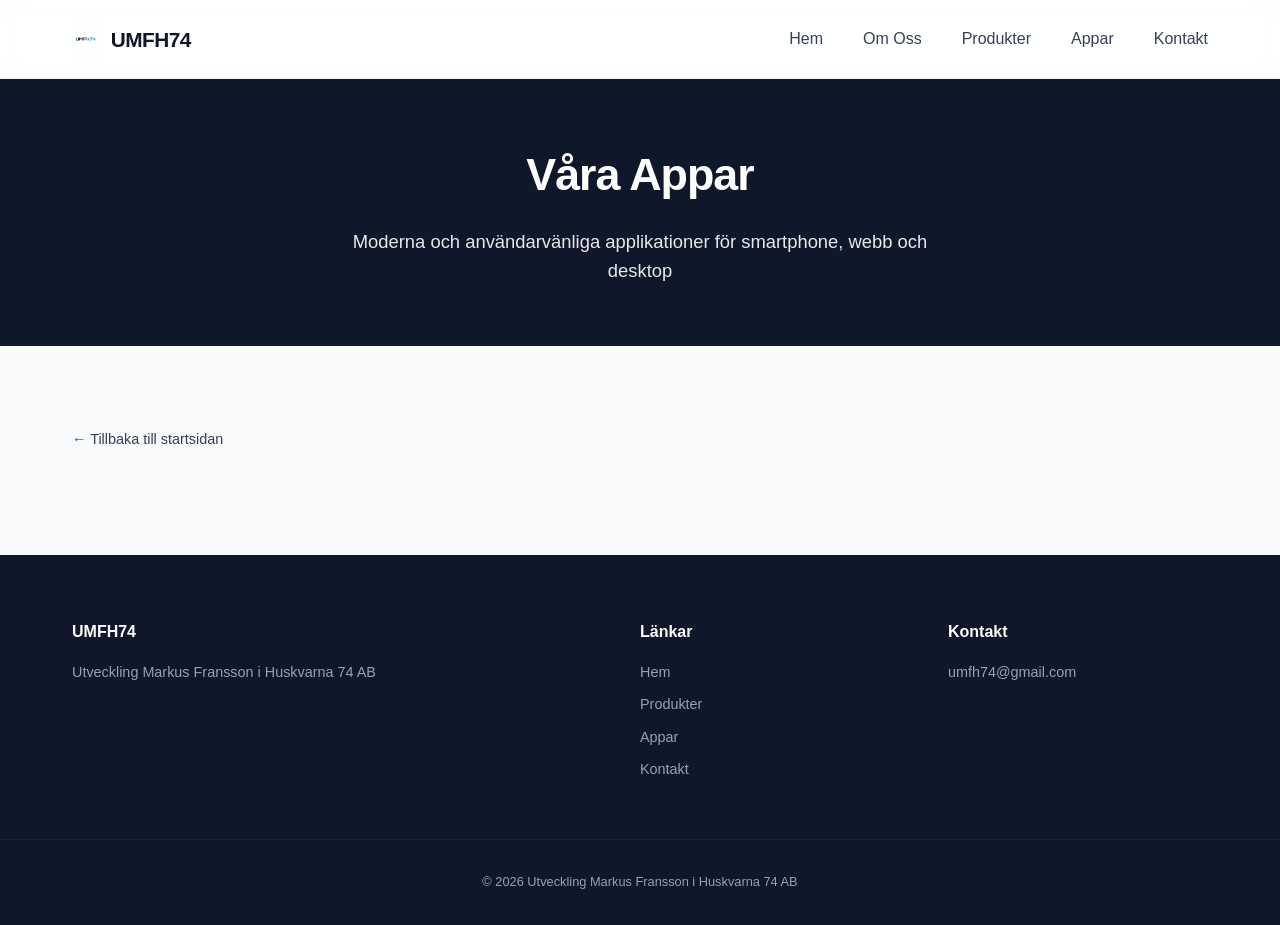
<file: appar.html>
<!DOCTYPE html>
<html lang="sv">
<head>
    <meta charset="UTF-8">
    <meta name="viewport" content="width=device-width, initial-scale=1.0">
    <title>Appar - UMFH74</title>
    <link rel="stylesheet" href="style.css">
</head>
<body>
    <header>
        <nav>
            <div class="logo">
                <img src="./attachments/UMFH74Logo.jpg" alt="UMFH74 Logo">
                <div class="logo-text">UMFH74</div>
            </div>
            <ul class="nav-links">
                <li><a href="index.html">Hem</a></li>
                <li><a href="index.html#om">Om Oss</a></li>
                <li><a href="produkter.html">Produkter</a></li>
                <li><a href="appar.html">Appar</a></li>
                <li><a href="kontakt.html">Kontakt</a></li>
            </ul>
        </nav>
    </header>

    <div class="hero-small">
        <div class="container">
            <h1>Våra Appar</h1>
            <p>Moderna och användarvänliga applikationer för smartphone, webb och desktop</p>
        </div>
    </div>

    <section class="section">
        <div class="container">
            <a href="index.html" class="back-btn">← Tillbaka till startsidan</a>
            
            <div class="grid">

            </div>
        </div>
    </section>

    <footer>
        <div class="footer-content container">
            <div class="footer-col">
                <h3>UMFH74</h3>
                <p>Utveckling Markus Fransson i Huskvarna 74 AB</p>
            </div>
            <div class="footer-col">
                <h3>Länkar</h3>
                <a href="index.html">Hem</a>
                <a href="produkter.html">Produkter</a>
                <a href="appar.html">Appar</a>
                <a href="kontakt.html">Kontakt</a>
            </div>
            <div class="footer-col">
                <h3>Kontakt</h3>
                <p><a href="mailto:umfh74@gmail.com">umfh74@gmail.com</a></p>
            </div>
        </div>
        <div class="footer-bottom">
            &copy; 2026 Utveckling Markus Fransson i Huskvarna 74 AB
        </div>
    </footer>
</body>
</html>
</file>
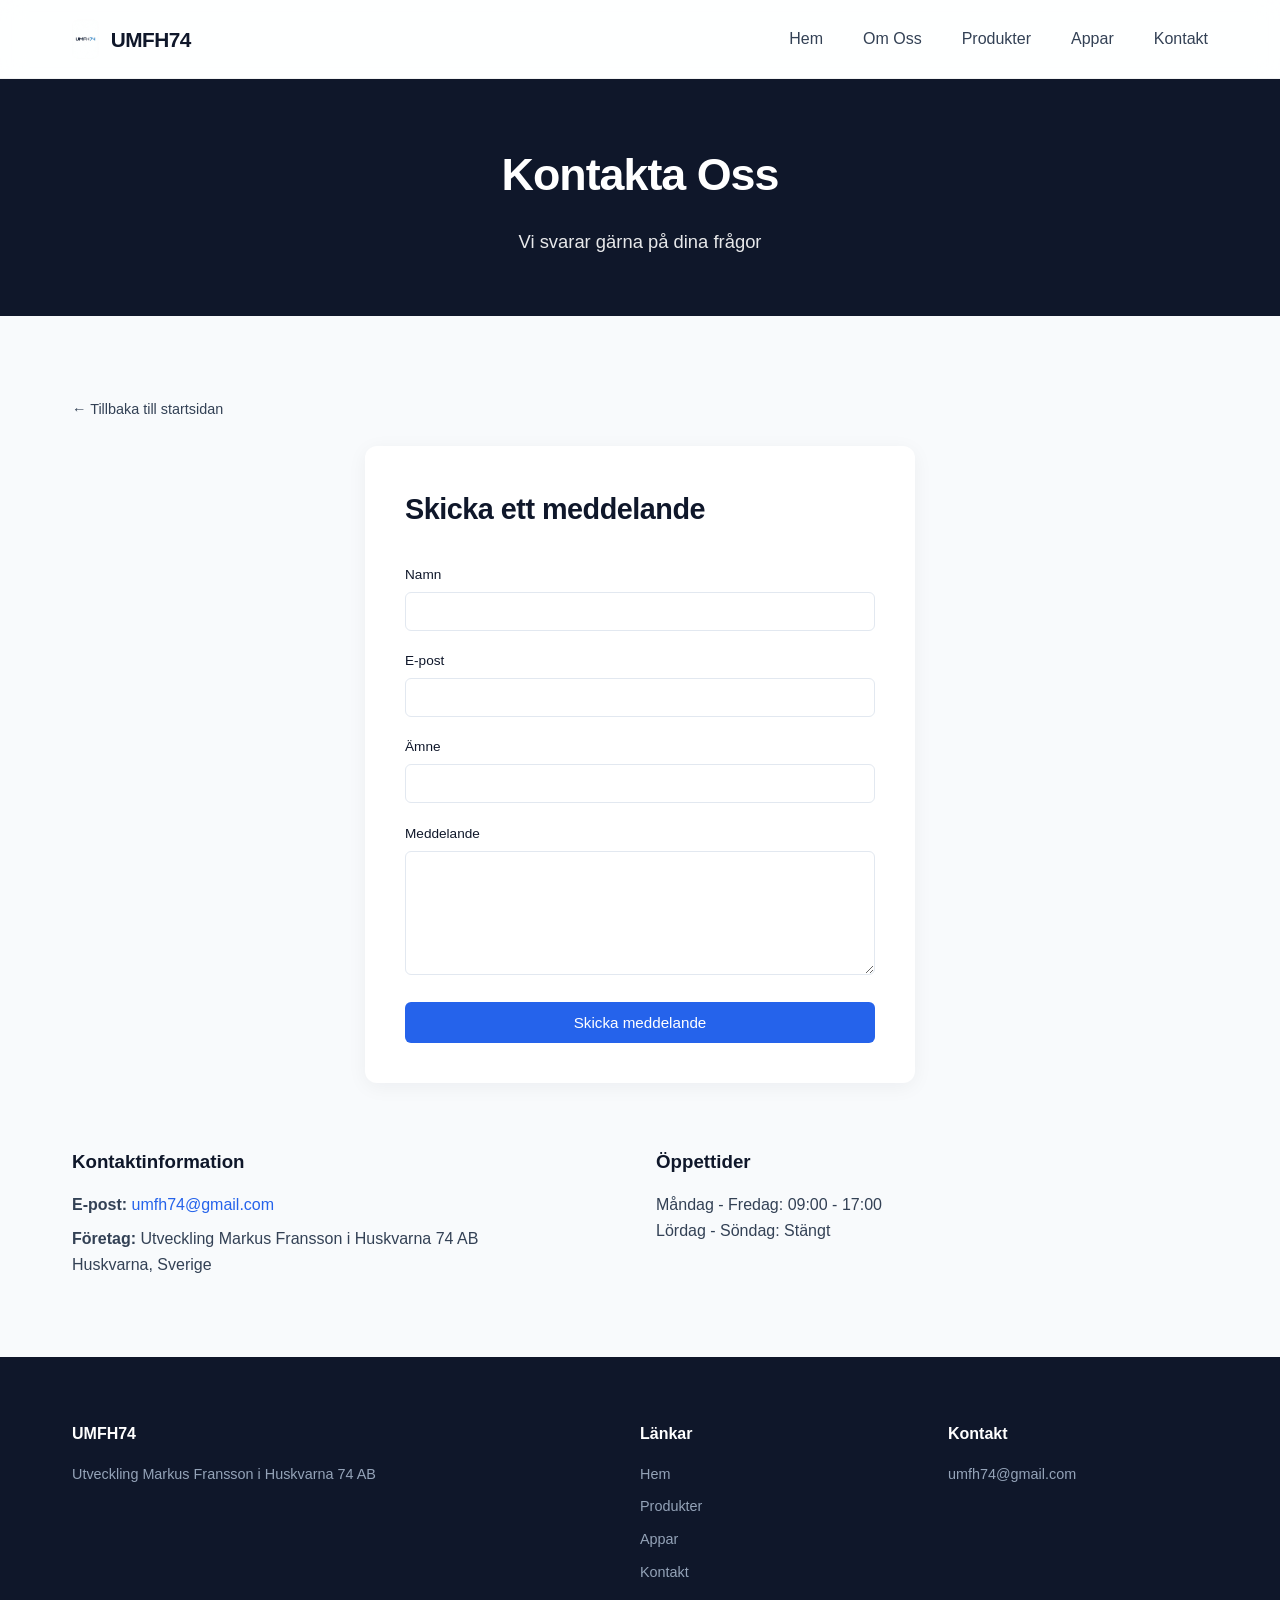
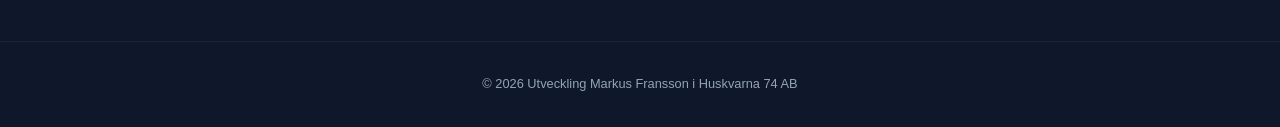
<file: kontakt.html>
<!DOCTYPE html>
<html lang="sv">
<head>
    <meta charset="UTF-8">
    <meta name="viewport" content="width=device-width, initial-scale=1.0">
    <title>Kontakt - UMFH74</title>
    <link rel="stylesheet" href="style.css">
</head>
<body>
    <header>
        <nav>
            <div class="logo">
                <img src="./attachments/UMFH74Logo.jpg" alt="UMFH74 Logo">
                <div class="logo-text">UMFH74</div>
            </div>
            <ul class="nav-links">
                <li><a href="index.html">Hem</a></li>
                <li><a href="index.html#om">Om Oss</a></li>
                <li><a href="produkter.html">Produkter</a></li>
                <li><a href="appar.html">Appar</a></li>
                <li><a href="kontakt.html">Kontakt</a></li>
            </ul>
        </nav>
    </header>

    <div class="hero-small">
        <div class="container">
            <h1>Kontakta Oss</h1>
            <p>Vi svarar gärna på dina frågor</p>
        </div>
    </div>

    <section class="section">
        <div class="container">
            <a href="index.html" class="back-btn">← Tillbaka till startsidan</a>
            
            <div class="contact-form">
                <h2 style="text-align: left; margin-bottom: 2rem; font-size: 1.8rem;">Skicka ett meddelande</h2>
                <form action="https://formspree.io/f/your-email-here" method="POST">
                    <label for="name">Namn</label>
                    <input type="text" id="name" name="name" required>
                    
                    <label for="email">E-post</label>
                    <input type="email" id="email" name="email" required>
                    
                    <label for="subject">Ämne</label>
                    <input type="text" id="subject" name="subject" required>
                    
                    <label for="message">Meddelande</label>
                    <textarea id="message" name="message" rows="6" required></textarea>
                    
                    <button type="submit">Skicka meddelande</button>
                </form>
            </div>
            
            <div class="contact-info">
                <div>
                    <h3 style="color: var(--primary); margin-bottom: 1rem;">Kontaktinformation</h3>
                    <p><strong>E-post:</strong> <a href="mailto:umfh74@gmail.com" style="color: var(--accent); text-decoration: none;">umfh74@gmail.com</a></p>
                    <p style="margin-top: 0.5rem;"><strong>Företag:</strong> Utveckling Markus Fransson i Huskvarna 74 AB</p>
                    <p>Huskvarna, Sverige</p>
                </div>
                <div>
                    <h3 style="color: var(--primary); margin-bottom: 1rem;">Öppettider</h3>
                    <p>Måndag - Fredag: 09:00 - 17:00</p>
                    <p>Lördag - Söndag: Stängt</p>
                </div>
            </div>
        </div>
    </section>

    <footer>
        <div class="footer-content container">
            <div class="footer-col">
                <h3>UMFH74</h3>
                <p>Utveckling Markus Fransson i Huskvarna 74 AB</p>
            </div>
            <div class="footer-col">
                <h3>Länkar</h3>
                <a href="index.html">Hem</a>
                <a href="produkter.html">Produkter</a>
                <a href="appar.html">Appar</a>
                <a href="kontakt.html">Kontakt</a>
            </div>
            <div class="footer-col">
                <h3>Kontakt</h3>
                <p><a href="mailto:umfh74@gmail.com">umfh74@gmail.com</a></p>
            </div>
        </div>
        <div class="footer-bottom">
            &copy; 2026 Utveckling Markus Fransson i Huskvarna 74 AB
        </div>
    </footer>
</body>
</html>
</file>
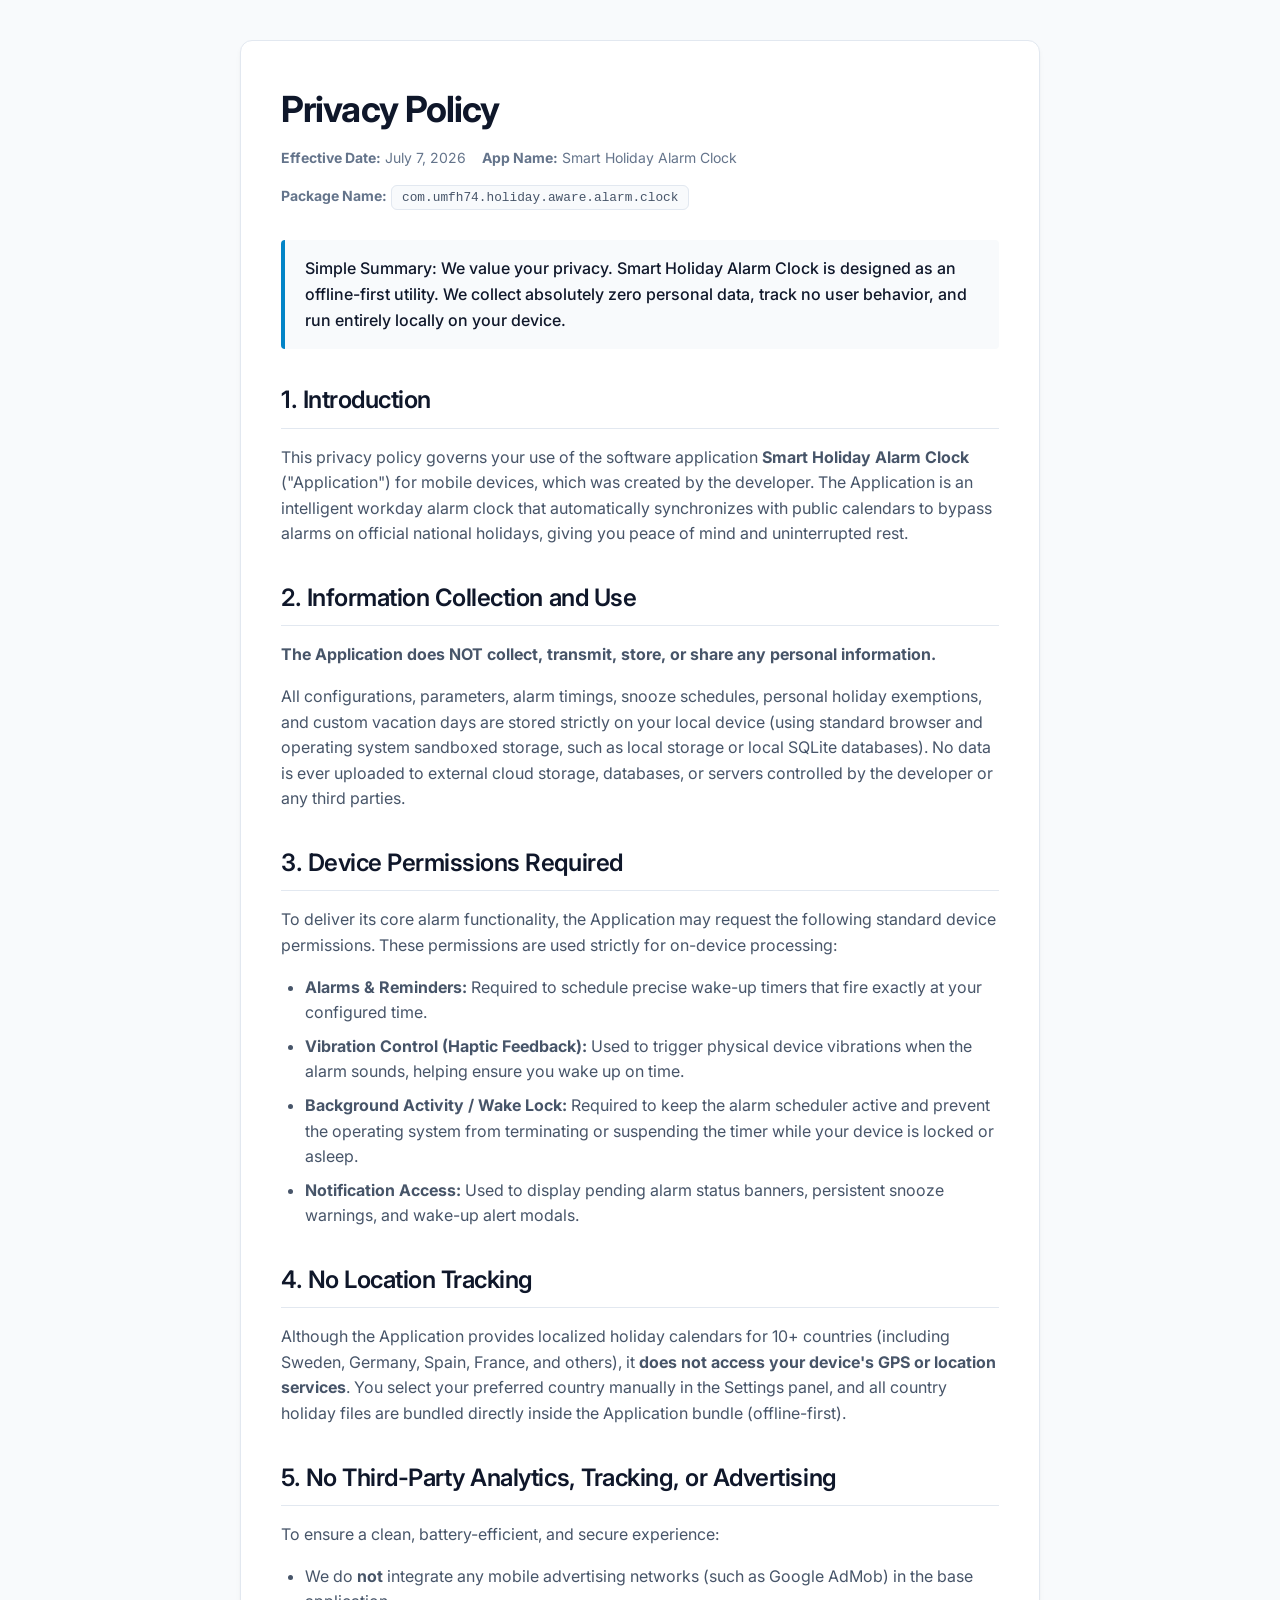
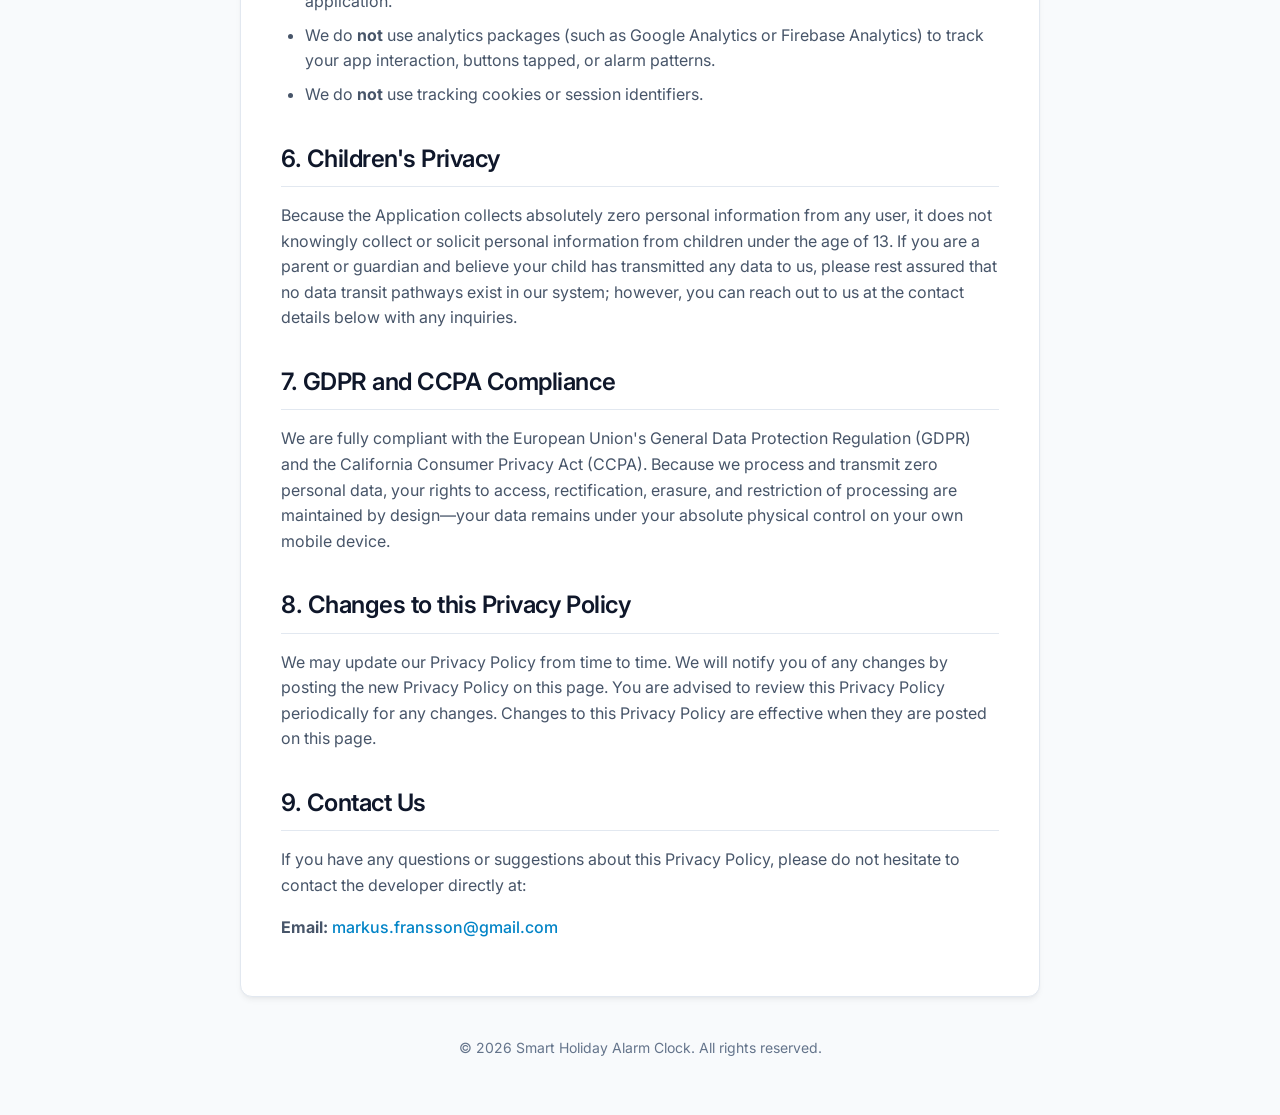
<file: privacy.html>
<!DOCTYPE html>
<html lang="en">
<head>
    <meta charset="UTF-8">
    <meta name="viewport" content="width=device-width, initial-scale=1.0">
    <title>Privacy Policy - Smart Holiday Alarm Clock</title>
    <link href="https://fonts.googleapis.com/css2?family=Inter:wght@400;500;600;700&display=swap" rel="stylesheet">
    <style>
        :root {
            --color-bg: #f8fafc;
            --color-card: #ffffff;
            --color-text-primary: #0f172a;
            --color-text-secondary: #475569;
            --color-text-muted: #64748b;
            --color-primary: #0284c7;
            --color-border: #e2e8f0;
        }

        @media (prefers-color-scheme: dark) {
            :root {
                --color-bg: #0f172a;
                --color-card: #1e293b;
                --color-text-primary: #f8fafc;
                --color-text-secondary: #cbd5e1;
                --color-text-muted: #94a3b8;
                --color-primary: #38bdf8;
                --color-border: #334155;
            }
        }

        body {
            font-family: 'Inter', -apple-system, BlinkMacSystemFont, "Segoe UI", Roboto, sans-serif;
            line-height: 1.6;
            background-color: var(--color-bg);
            color: var(--color-text-secondary);
            margin: 0;
            padding: 0;
        }

        .container {
            max-width: 800px;
            margin: 0 auto;
            padding: 40px 20px;
        }

        .card {
            background-color: var(--color-card);
            border: 1px solid var(--color-border);
            border-radius: 12px;
            padding: 40px;
            box-shadow: 0 4px 6px -1px rgb(0 0 0 / 0.05), 0 2px 4px -2px rgb(0 0 0 / 0.05);
        }

        h1 {
            color: var(--color-text-primary);
            font-size: 2.25rem;
            font-weight: 700;
            margin-top: 0;
            margin-bottom: 8px;
            letter-spacing: -0.025em;
        }

        h2 {
            color: var(--color-text-primary);
            font-size: 1.5rem;
            font-weight: 600;
            margin-top: 32px;
            margin-bottom: 16px;
            letter-spacing: -0.02em;
            border-bottom: 1px solid var(--color-border);
            padding-bottom: 8px;
        }

        h3 {
            color: var(--color-text-primary);
            font-size: 1.125rem;
            font-weight: 600;
            margin-top: 24px;
            margin-bottom: 12px;
        }

        p {
            margin-top: 0;
            margin-bottom: 16px;
        }

        ul, ol {
            margin-top: 0;
            margin-bottom: 16px;
            padding-left: 24px;
        }

        li {
            margin-bottom: 8px;
        }

        .meta-info {
            font-size: 0.875rem;
            color: var(--color-text-muted);
            margin-bottom: 32px;
            display: flex;
            flex-wrap: wrap;
            gap: 16px;
        }

        .badge {
            background-color: var(--color-bg);
            border: 1px solid var(--color-border);
            border-radius: 6px;
            padding: 4px 10px;
            font-family: monospace;
            font-size: 0.8rem;
            color: var(--color-text-secondary);
        }

        a {
            color: var(--color-primary);
            text-decoration: none;
            font-weight: 500;
        }

        a:hover {
            text-decoration: underline;
        }

        .highlight-box {
            background-color: var(--color-bg);
            border-left: 4px solid var(--color-primary);
            border-radius: 4px;
            padding: 16px 20px;
            margin-bottom: 24px;
        }

        .highlight-box p {
            margin: 0;
            font-weight: 500;
            color: var(--color-text-primary);
        }

        footer {
            margin-top: 40px;
            text-align: center;
            font-size: 0.875rem;
            color: var(--color-text-muted);
        }
    </style>
</head>
<body>
    <div class="container">
        <div class="card" id="privacy-policy-card">
            <h1>Privacy Policy</h1>
            <div class="meta-info">
                <span><strong>Effective Date:</strong> July 7, 2026</span>
                <span><strong>App Name:</strong> Smart Holiday Alarm Clock</span>
                <span><strong>Package Name:</strong> <span class="badge">com.umfh74.holiday.aware.alarm.clock</span></span>
            </div>

            <div class="highlight-box">
                <p>Simple Summary: We value your privacy. Smart Holiday Alarm Clock is designed as an offline-first utility. We collect absolutely zero personal data, track no user behavior, and run entirely locally on your device.</p>
            </div>

            <h2>1. Introduction</h2>
            <p>This privacy policy governs your use of the software application <strong>Smart Holiday Alarm Clock</strong> ("Application") for mobile devices, which was created by the developer. The Application is an intelligent workday alarm clock that automatically synchronizes with public calendars to bypass alarms on official national holidays, giving you peace of mind and uninterrupted rest.</p>

            <h2>2. Information Collection and Use</h2>
            <p><strong>The Application does NOT collect, transmit, store, or share any personal information.</strong></p>
            <p>All configurations, parameters, alarm timings, snooze schedules, personal holiday exemptions, and custom vacation days are stored strictly on your local device (using standard browser and operating system sandboxed storage, such as local storage or local SQLite databases). No data is ever uploaded to external cloud storage, databases, or servers controlled by the developer or any third parties.</p>

            <h2>3. Device Permissions Required</h2>
            <p>To deliver its core alarm functionality, the Application may request the following standard device permissions. These permissions are used strictly for on-device processing:</p>
            <ul>
                <li><strong>Alarms & Reminders:</strong> Required to schedule precise wake-up timers that fire exactly at your configured time.</li>
                <li><strong>Vibration Control (Haptic Feedback):</strong> Used to trigger physical device vibrations when the alarm sounds, helping ensure you wake up on time.</li>
                <li><strong>Background Activity / Wake Lock:</strong> Required to keep the alarm scheduler active and prevent the operating system from terminating or suspending the timer while your device is locked or asleep.</li>
                <li><strong>Notification Access:</strong> Used to display pending alarm status banners, persistent snooze warnings, and wake-up alert modals.</li>
            </ul>

            <h2>4. No Location Tracking</h2>
            <p>Although the Application provides localized holiday calendars for 10+ countries (including Sweden, Germany, Spain, France, and others), it <strong>does not access your device's GPS or location services</strong>. You select your preferred country manually in the Settings panel, and all country holiday files are bundled directly inside the Application bundle (offline-first).</p>

            <h2>5. No Third-Party Analytics, Tracking, or Advertising</h2>
            <p>To ensure a clean, battery-efficient, and secure experience:</p>
            <ul>
                <li>We do <strong>not</strong> integrate any mobile advertising networks (such as Google AdMob) in the base application.</li>
                <li>We do <strong>not</strong> use analytics packages (such as Google Analytics or Firebase Analytics) to track your app interaction, buttons tapped, or alarm patterns.</li>
                <li>We do <strong>not</strong> use tracking cookies or session identifiers.</li>
            </ul>

            <h2>6. Children's Privacy</h2>
            <p>Because the Application collects absolutely zero personal information from any user, it does not knowingly collect or solicit personal information from children under the age of 13. If you are a parent or guardian and believe your child has transmitted any data to us, please rest assured that no data transit pathways exist in our system; however, you can reach out to us at the contact details below with any inquiries.</p>

            <h2>7. GDPR and CCPA Compliance</h2>
            <p>We are fully compliant with the European Union's General Data Protection Regulation (GDPR) and the California Consumer Privacy Act (CCPA). Because we process and transmit zero personal data, your rights to access, rectification, erasure, and restriction of processing are maintained by design—your data remains under your absolute physical control on your own mobile device.</p>

            <h2>8. Changes to this Privacy Policy</h2>
            <p>We may update our Privacy Policy from time to time. We will notify you of any changes by posting the new Privacy Policy on this page. You are advised to review this Privacy Policy periodically for any changes. Changes to this Privacy Policy are effective when they are posted on this page.</p>

            <h2>9. Contact Us</h2>
            <p>If you have any questions or suggestions about this Privacy Policy, please do not hesitate to contact the developer directly at:</p>
            <p><strong>Email:</strong> <a href="mailto:markus.fransson@gmail.com">markus.fransson@gmail.com</a></p>
        </div>
        <footer>
            <p>&copy; 2026 Smart Holiday Alarm Clock. All rights reserved.</p>
        </footer>
    </div>
</body>
</html>
</file>
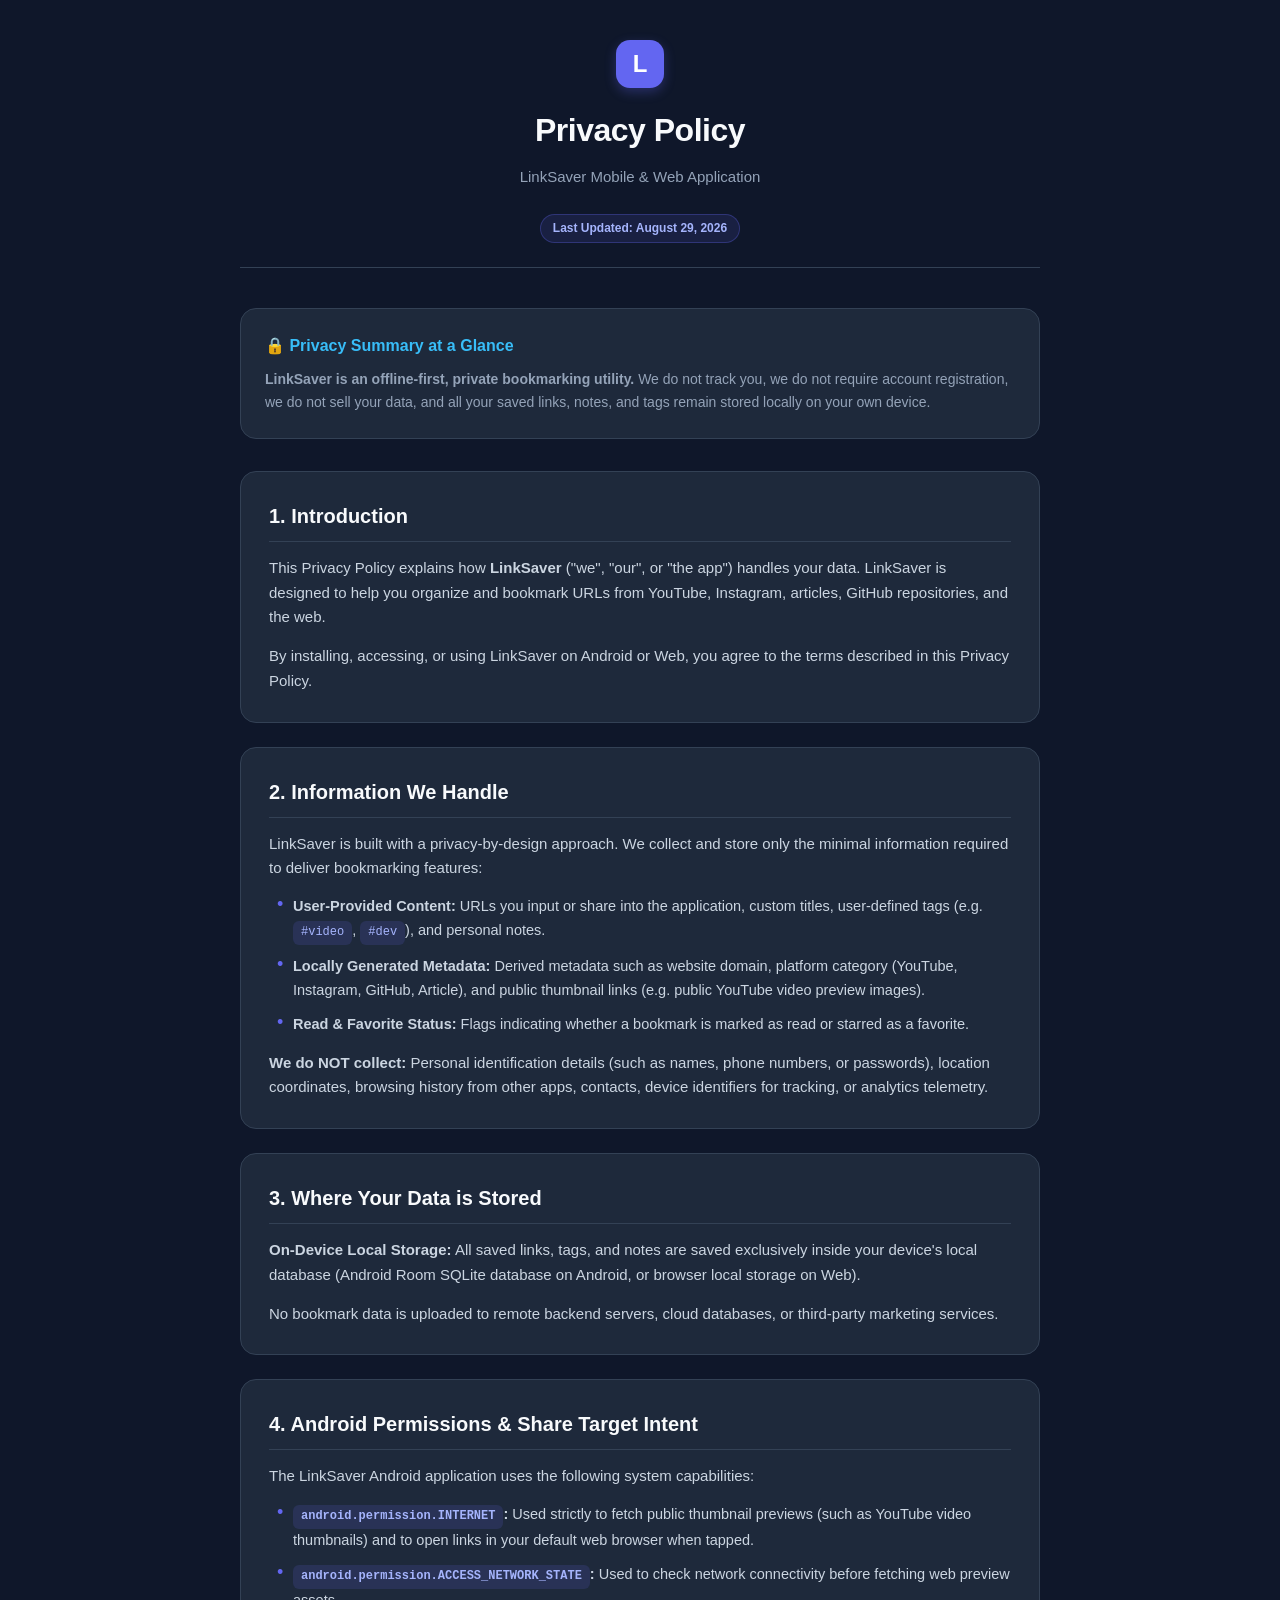
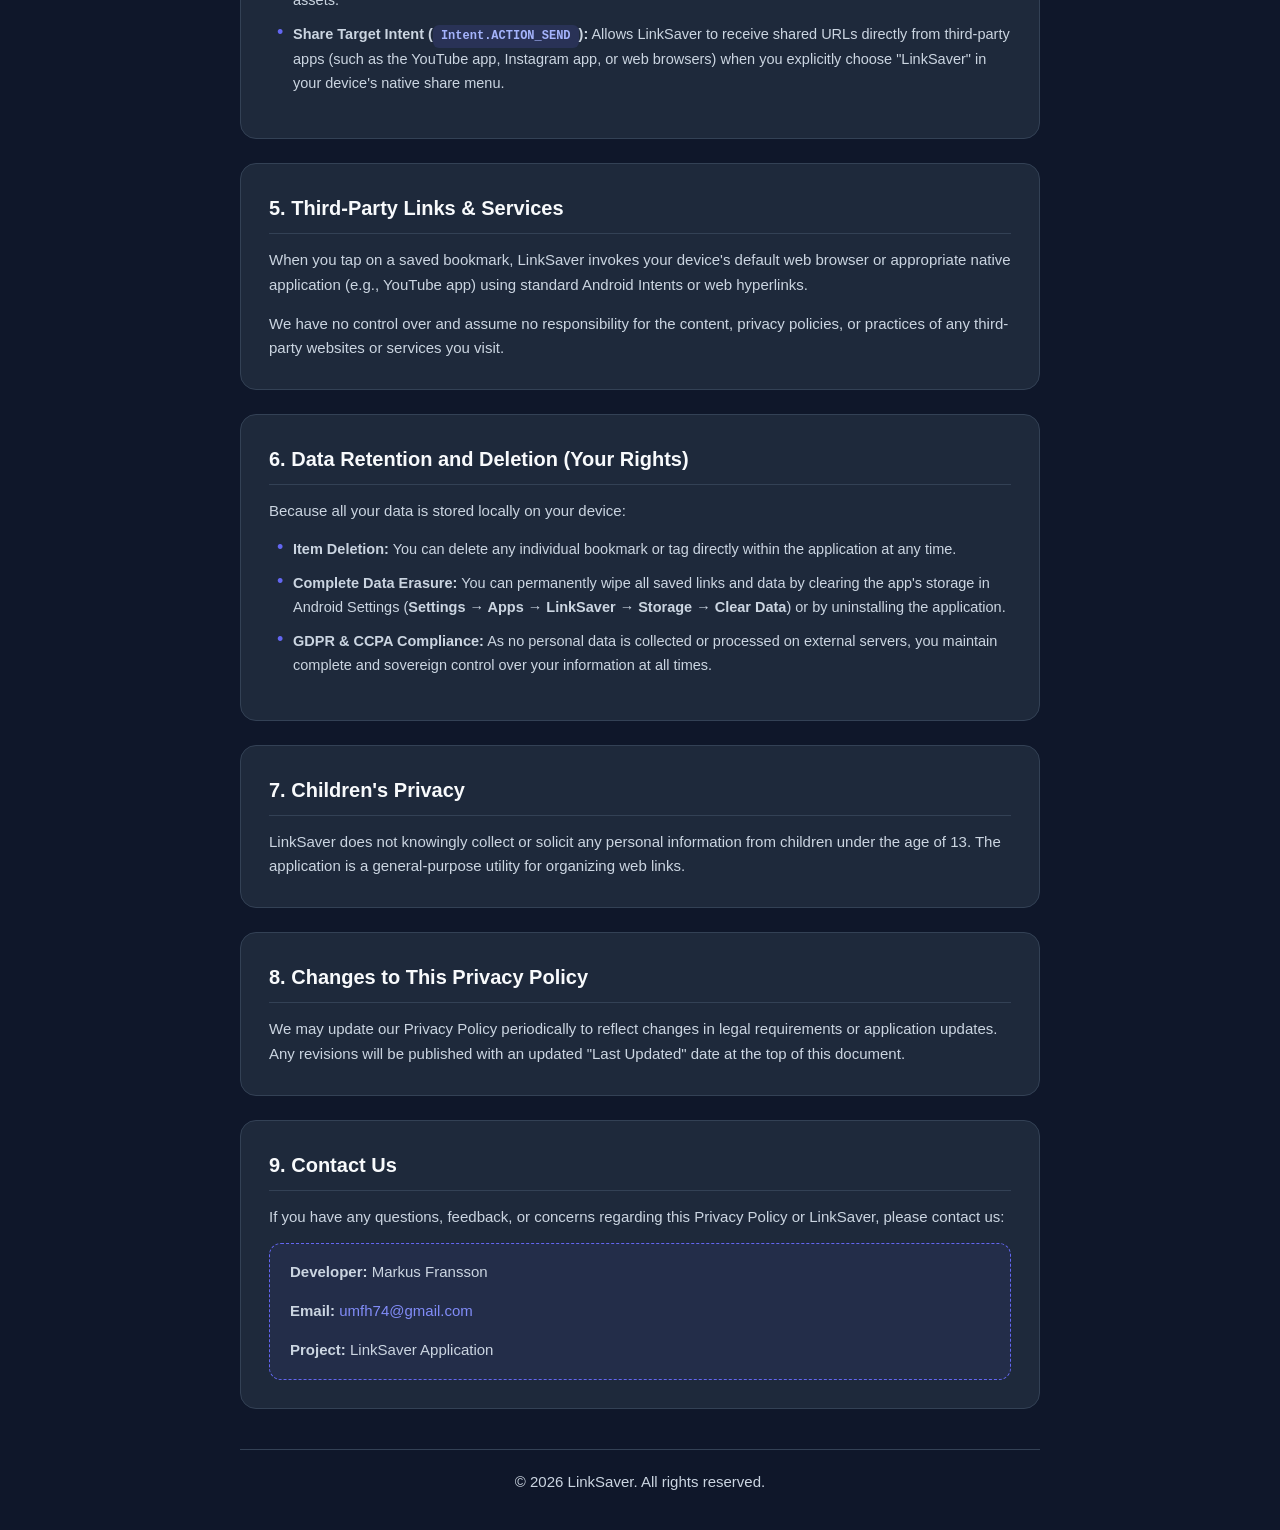
<file: privacy_linksaver.html>
<!DOCTYPE html>
<html lang="en">
<head>
  <meta charset="UTF-8" />
  <meta name="viewport" content="width=device-width, initial-scale=1.0" />
  <title>Privacy Policy - LinkSaver</title>
  <meta name="description" content="Privacy Policy for LinkSaver Android Application and Web App." />
  <style>
    :root {
      --bg-color: #0f172a;
      --card-bg: #1e293b;
      --card-border: #334155;
      --text-primary: #f8fafc;
      --text-secondary: #94a3b8;
      --accent: #6366f1;
      --accent-hover: #4f46e5;
      --accent-soft: rgba(99, 102, 241, 0.12);
      --success: #10b981;
      --font-family: -apple-system, BlinkMacSystemFont, "Segoe UI", Roboto, Oxygen, Ubuntu, Cantarell, "Open Sans", "Helvetica Neue", sans-serif;
    }

    * {
      box-sizing: border-box;
      margin: 0;
      padding: 0;
    }

    body {
      background-color: var(--bg-color);
      color: var(--text-primary);
      font-family: var(--font-family);
      line-height: 1.65;
      -webkit-font-smoothing: antialiased;
      padding: 40px 20px;
    }

    .container {
      max-width: 800px;
      margin: 0 auto;
    }

    header {
      text-align: center;
      margin-bottom: 40px;
      padding-bottom: 24px;
      border-bottom: 1px solid var(--card-border);
    }

    .logo-badge {
      display: inline-flex;
      align-items: center;
      justify-content: center;
      width: 48px;
      height: 48px;
      background: var(--accent);
      color: #ffffff;
      font-weight: 800;
      font-size: 24px;
      border-radius: 14px;
      margin-bottom: 16px;
      box-shadow: 0 4px 12px rgba(99, 102, 241, 0.3);
    }

    h1 {
      font-size: 32px;
      font-weight: 800;
      color: var(--text-primary);
      margin-bottom: 8px;
      letter-spacing: -0.5px;
    }

    .subtitle {
      color: var(--text-secondary);
      font-size: 15px;
    }

    .last-updated {
      display: inline-block;
      margin-top: 10px;
      padding: 4px 12px;
      background: var(--accent-soft);
      color: #a5b4fc;
      border: 1px solid rgba(99, 102, 241, 0.3);
      border-radius: 9999px;
      font-size: 12px;
      font-weight: 600;
    }

    .highlight-card {
      background: var(--card-bg);
      border: 1px solid var(--card-border);
      border-radius: 16px;
      padding: 24px;
      margin-bottom: 32px;
    }

    .highlight-card h3 {
      color: #38bdf8;
      font-size: 16px;
      margin-bottom: 8px;
      display: flex;
      align-items: center;
      gap: 8px;
    }

    .highlight-card p {
      color: var(--text-secondary);
      font-size: 14px;
    }

    section {
      background: var(--card-bg);
      border: 1px solid var(--card-border);
      border-radius: 16px;
      padding: 28px;
      margin-bottom: 24px;
    }

    h2 {
      font-size: 20px;
      font-weight: 700;
      color: var(--text-primary);
      margin-bottom: 14px;
      padding-bottom: 8px;
      border-bottom: 1px solid var(--card-border);
      display: flex;
      align-items: center;
      gap: 10px;
    }

    p {
      color: #cbd5e1;
      font-size: 15px;
      margin-bottom: 14px;
    }

    p:last-child {
      margin-bottom: 0;
    }

    ul {
      list-style-type: none;
      padding-left: 0;
      margin: 14px 0;
    }

    li {
      position: relative;
      padding-left: 24px;
      margin-bottom: 10px;
      color: #cbd5e1;
      font-size: 14.5px;
    }

    li::before {
      content: "•";
      position: absolute;
      left: 8px;
      top: 0;
      color: var(--accent);
      font-size: 18px;
      line-height: 1;
    }

    .tag-badge {
      display: inline-block;
      background: rgba(99, 102, 241, 0.15);
      color: #a5b4fc;
      padding: 2px 8px;
      border-radius: 6px;
      font-family: monospace;
      font-size: 12px;
    }

    .contact-box {
      background: rgba(99, 102, 241, 0.08);
      border: 1px dashed var(--accent);
      border-radius: 12px;
      padding: 16px 20px;
      margin-top: 14px;
    }

    a {
      color: #818cf8;
      text-decoration: none;
      transition: color 0.2s;
    }

    a:hover {
      color: #a5b4fc;
      text-decoration: underline;
    }

    footer {
      text-align: center;
      margin-top: 40px;
      color: var(--text-secondary);
      font-size: 13px;
      padding-top: 20px;
      border-top: 1px solid var(--card-border);
    }

    @media (max-width: 640px) {
      body {
        padding: 20px 12px;
      }

      h1 {
        font-size: 26px;
      }

      section {
        padding: 20px 16px;
      }
    }
  </style>
</head>
<body>

  <div class="container">
    <header>
      <div class="logo-badge">L</div>
      <h1>Privacy Policy</h1>
      <p class="subtitle">LinkSaver Mobile & Web Application</p>
      <span class="last-updated">Last Updated: August 29, 2026</span>
    </header>

    <div class="highlight-card">
      <h3>🔒 Privacy Summary at a Glance</h3>
      <p>
        <strong>LinkSaver is an offline-first, private bookmarking utility.</strong> We do not track you, we do not require account registration, we do not sell your data, and all your saved links, notes, and tags remain stored locally on your own device.
      </p>
    </div>

    <section id="introduction">
      <h2>1. Introduction</h2>
      <p>
        This Privacy Policy explains how <strong>LinkSaver</strong> ("we", "our", or "the app") handles your data. LinkSaver is designed to help you organize and bookmark URLs from YouTube, Instagram, articles, GitHub repositories, and the web.
      </p>
      <p>
        By installing, accessing, or using LinkSaver on Android or Web, you agree to the terms described in this Privacy Policy.
      </p>
    </section>

    <section id="data-collection">
      <h2>2. Information We Handle</h2>
      <p>
        LinkSaver is built with a privacy-by-design approach. We collect and store only the minimal information required to deliver bookmarking features:
      </p>
      <ul>
        <li><strong>User-Provided Content:</strong> URLs you input or share into the application, custom titles, user-defined tags (e.g. <span class="tag-badge">#video</span>, <span class="tag-badge">#dev</span>), and personal notes.</li>
        <li><strong>Locally Generated Metadata:</strong> Derived metadata such as website domain, platform category (YouTube, Instagram, GitHub, Article), and public thumbnail links (e.g. public YouTube video preview images).</li>
        <li><strong>Read & Favorite Status:</strong> Flags indicating whether a bookmark is marked as read or starred as a favorite.</li>
      </ul>
      <p>
        <strong>We do NOT collect:</strong> Personal identification details (such as names, phone numbers, or passwords), location coordinates, browsing history from other apps, contacts, device identifiers for tracking, or analytics telemetry.
      </p>
    </section>

    <section id="storage-security">
      <h2>3. Where Your Data is Stored</h2>
      <p>
        <strong>On-Device Local Storage:</strong> All saved links, tags, and notes are saved exclusively inside your device's local database (Android Room SQLite database on Android, or browser local storage on Web).
      </p>
      <p>
        No bookmark data is uploaded to remote backend servers, cloud databases, or third-party marketing services.
      </p>
    </section>

    <section id="android-permissions">
      <h2>4. Android Permissions & Share Target Intent</h2>
      <p>
        The LinkSaver Android application uses the following system capabilities:
      </p>
      <ul>
        <li><strong><span class="tag-badge">android.permission.INTERNET</span>:</strong> Used strictly to fetch public thumbnail previews (such as YouTube video thumbnails) and to open links in your default web browser when tapped.</li>
        <li><strong><span class="tag-badge">android.permission.ACCESS_NETWORK_STATE</span>:</strong> Used to check network connectivity before fetching web preview assets.</li>
        <li><strong>Share Target Intent (<span class="tag-badge">Intent.ACTION_SEND</span>):</strong> Allows LinkSaver to receive shared URLs directly from third-party apps (such as the YouTube app, Instagram app, or web browsers) when you explicitly choose "LinkSaver" in your device's native share menu.</li>
      </ul>
    </section>

    <section id="third-party-services">
      <h2>5. Third-Party Links & Services</h2>
      <p>
        When you tap on a saved bookmark, LinkSaver invokes your device's default web browser or appropriate native application (e.g., YouTube app) using standard Android Intents or web hyperlinks.
      </p>
      <p>
        We have no control over and assume no responsibility for the content, privacy policies, or practices of any third-party websites or services you visit.
      </p>
    </section>

    <section id="data-retention-deletion">
      <h2>6. Data Retention and Deletion (Your Rights)</h2>
      <p>
        Because all your data is stored locally on your device:
      </p>
      <ul>
        <li><strong>Item Deletion:</strong> You can delete any individual bookmark or tag directly within the application at any time.</li>
        <li><strong>Complete Data Erasure:</strong> You can permanently wipe all saved links and data by clearing the app's storage in Android Settings (<strong>Settings → Apps → LinkSaver → Storage → Clear Data</strong>) or by uninstalling the application.</li>
        <li><strong>GDPR & CCPA Compliance:</strong> As no personal data is collected or processed on external servers, you maintain complete and sovereign control over your information at all times.</li>
      </ul>
    </section>

    <section id="children-privacy">
      <h2>7. Children's Privacy</h2>
      <p>
        LinkSaver does not knowingly collect or solicit any personal information from children under the age of 13. The application is a general-purpose utility for organizing web links.
      </p>
    </section>

    <section id="changes">
      <h2>8. Changes to This Privacy Policy</h2>
      <p>
        We may update our Privacy Policy periodically to reflect changes in legal requirements or application updates. Any revisions will be published with an updated "Last Updated" date at the top of this document.
      </p>
    </section>

    <section id="contact">
      <h2>9. Contact Us</h2>
      <p>
        If you have any questions, feedback, or concerns regarding this Privacy Policy or LinkSaver, please contact us:
      </p>
      <div class="contact-box">
        <p><strong>Developer:</strong> Markus Fransson</p>
        <p><strong>Email:</strong> <a href="mailto:umfh74@gmail.com">umfh74@gmail.com</a></p>
        <p><strong>Project:</strong> LinkSaver Application</p>
      </div>
    </section>

    <footer>
      <p>&copy; 2026 LinkSaver. All rights reserved.</p>
    </footer>
  </div>

</body>
</html>
</file>
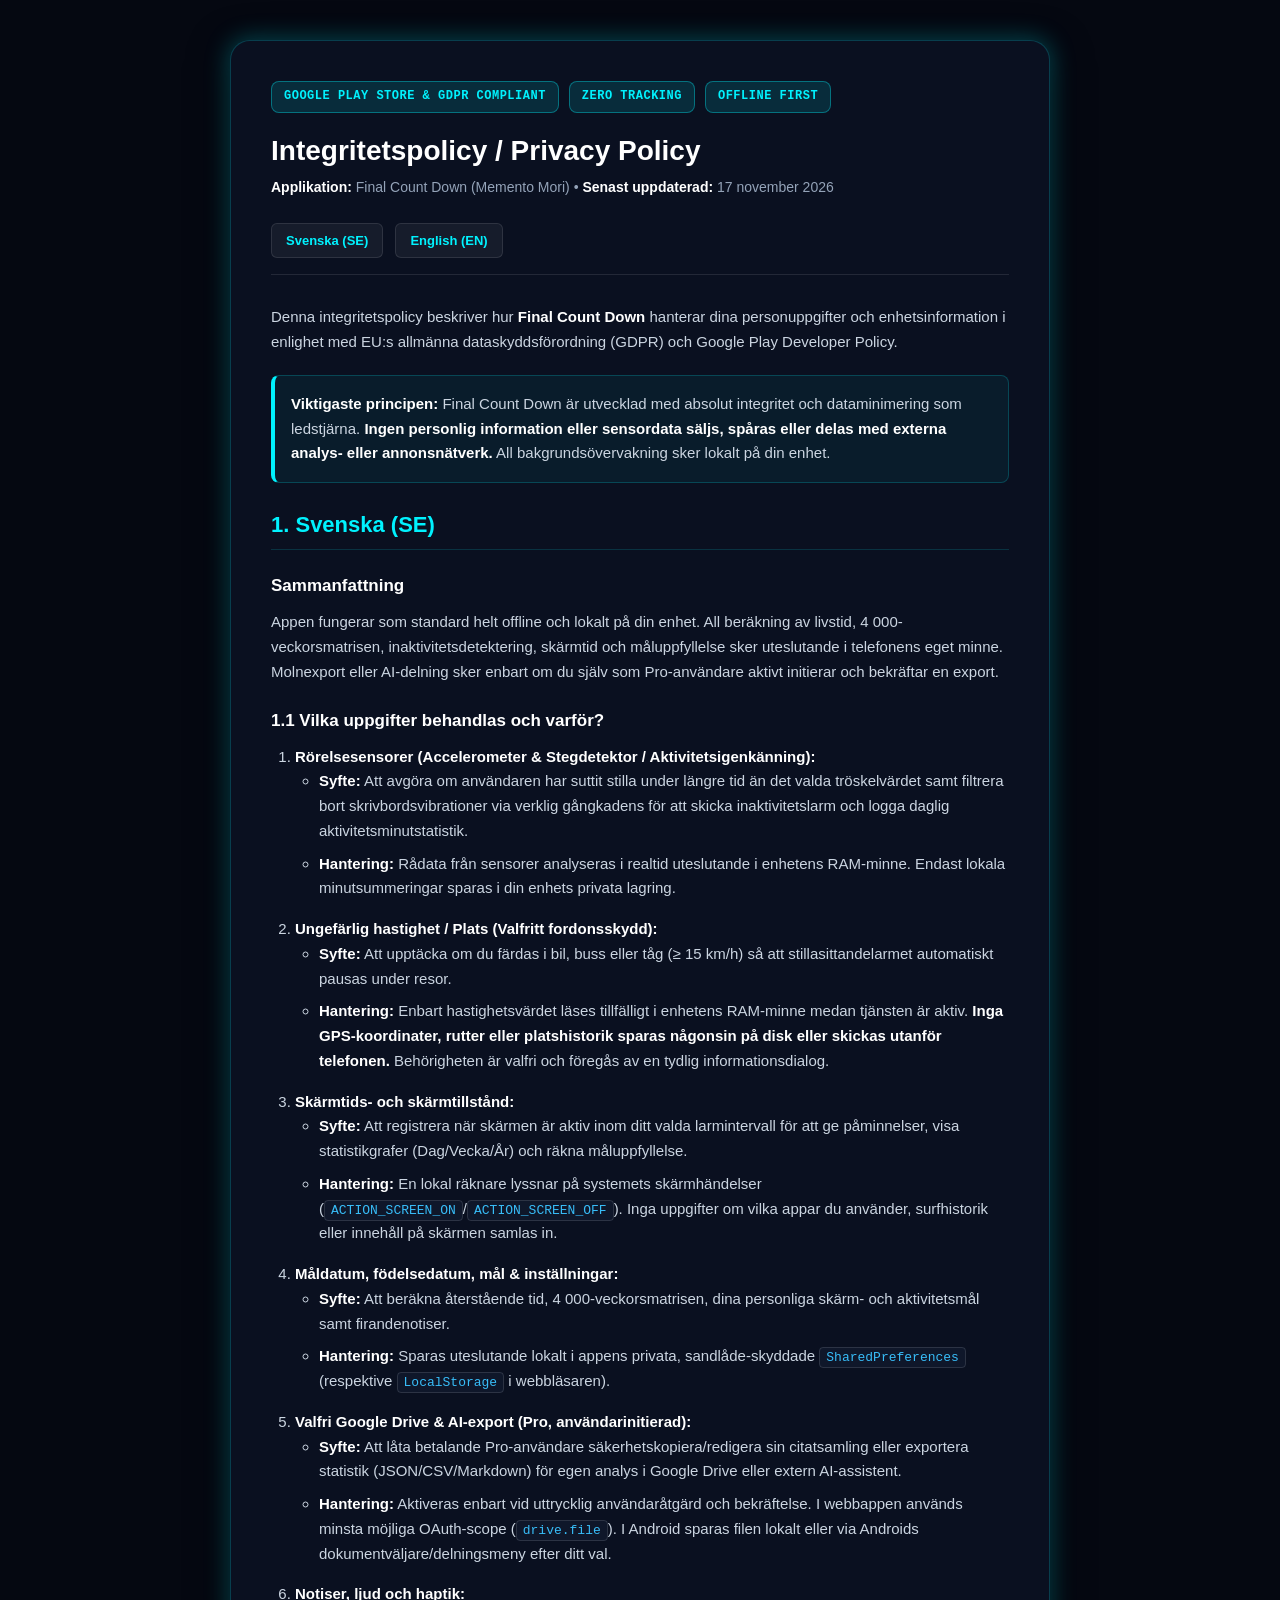
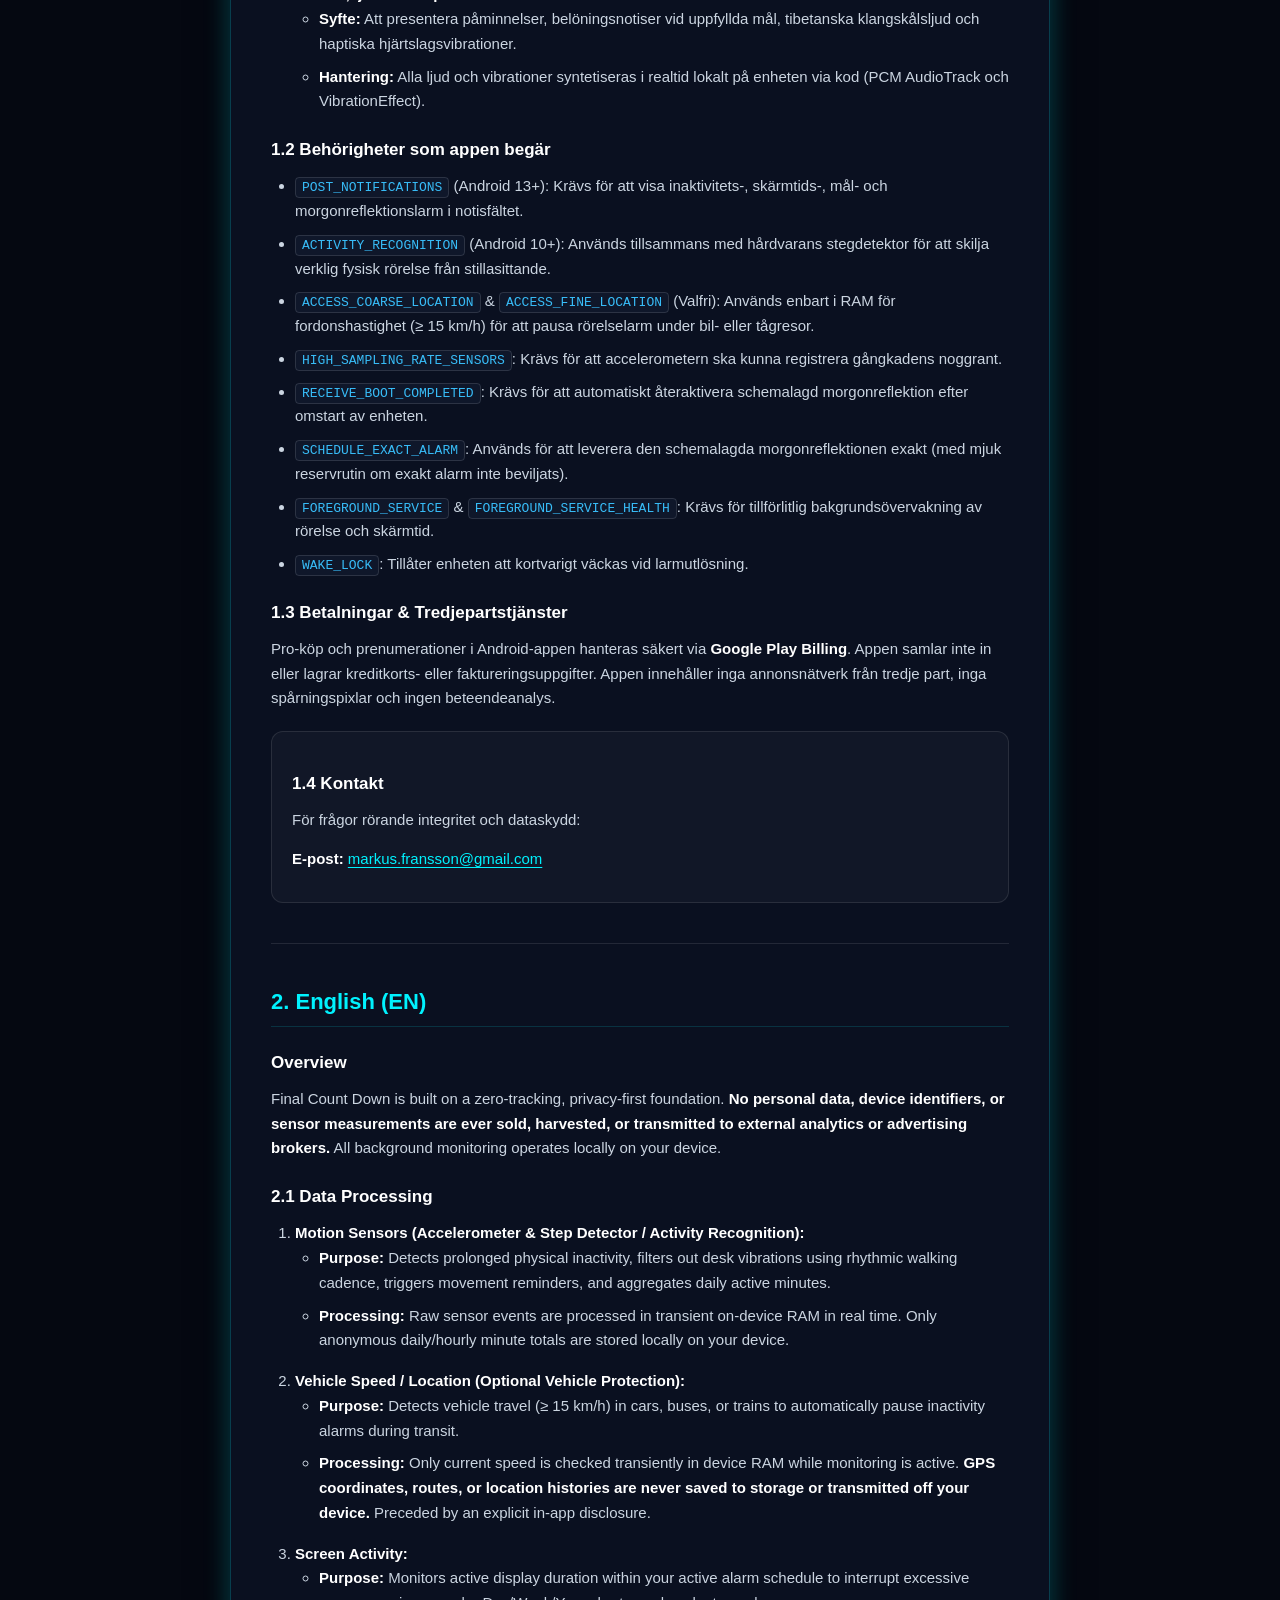
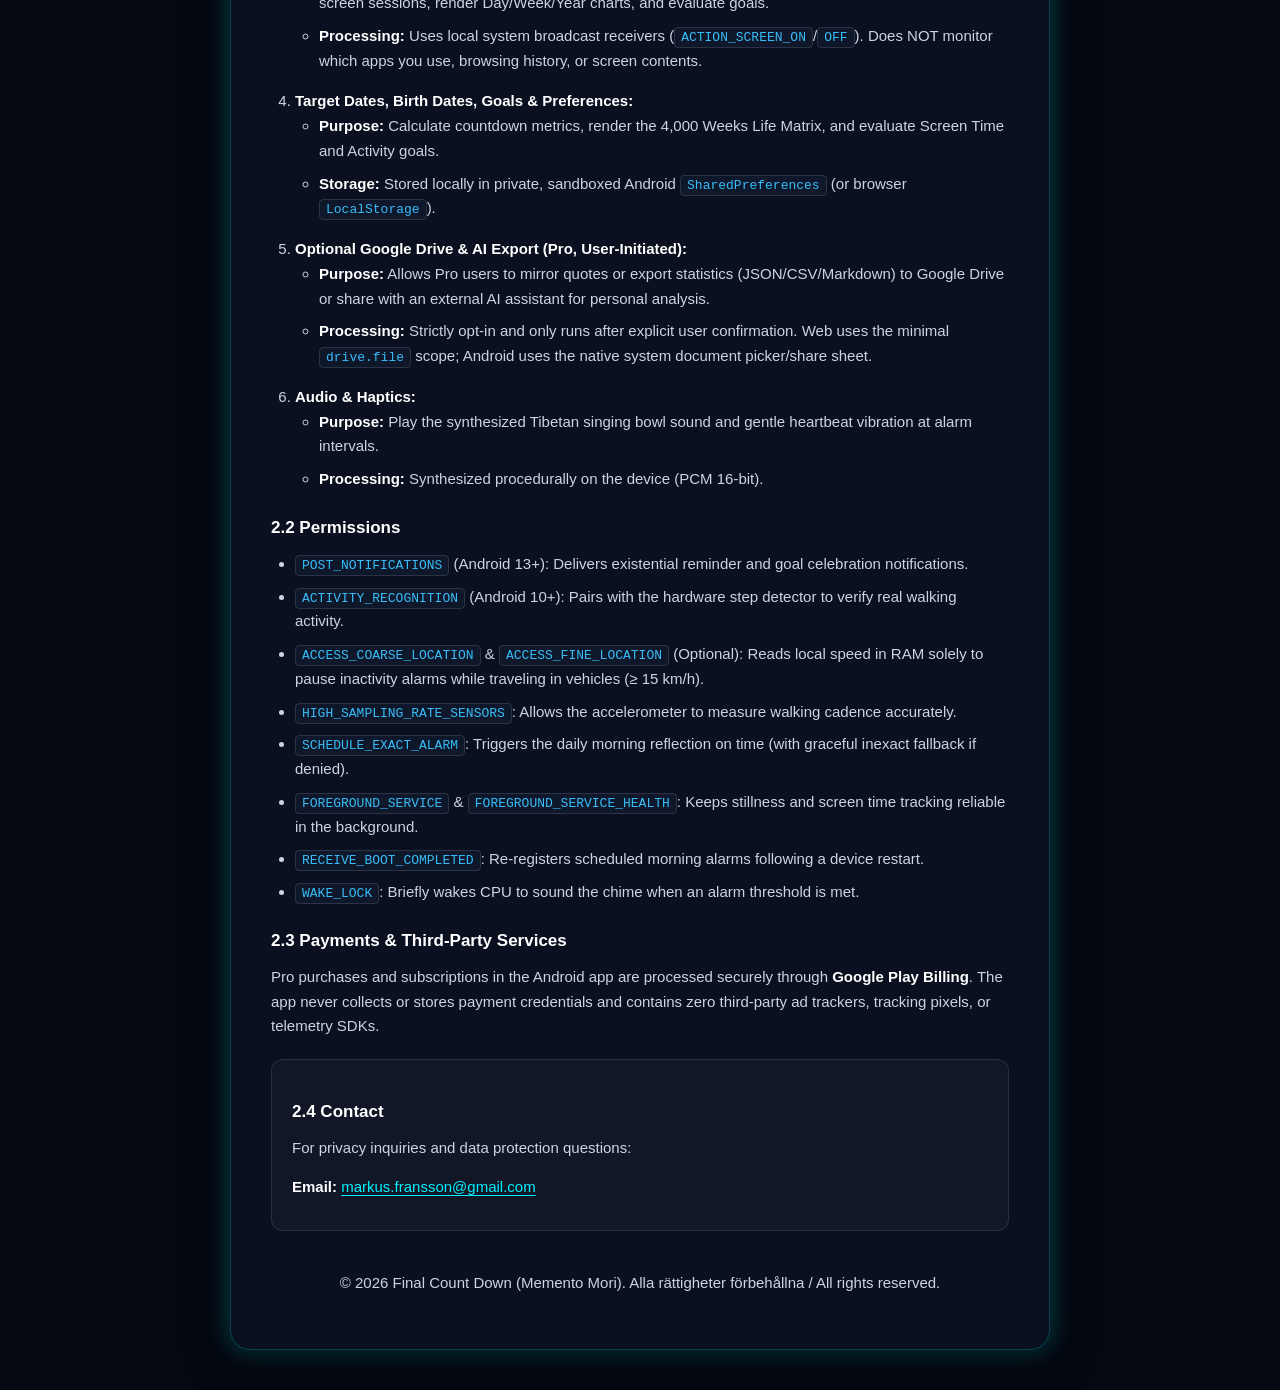
<file: PRIVACY_POLICY_final_countdown.html>
<!DOCTYPE html>
<html lang="sv">
<head>
  <meta charset="UTF-8">
  <meta name="viewport" content="width=device-width, initial-scale=1.0">
  <title>Integritetspolicy / Privacy Policy — Final Count Down</title>
  <style>
    :root {
      --bg: #050811;
      --surface: #0a1020;
      --surface-border: rgba(0, 242, 254, 0.2);
      --accent: #00f2fe;
      --accent-glow: rgba(0, 242, 254, 0.35);
      --text-main: #f0fdfa;
      --text-muted: #94a3b8;
      --code-bg: #0f172a;
    }

    * {
      box-sizing: border-box;
      margin: 0;
      padding: 0;
    }

    body {
      font-family: -apple-system, BlinkMacSystemFont, "Segoe UI", Roboto, Helvetica, Arial, sans-serif;
      line-height: 1.65;
      background-color: var(--bg);
      color: var(--text-main);
      padding: 40px 20px;
    }

    .container {
      max-width: 820px;
      margin: 0 auto;
      background: var(--surface);
      border: 1px solid var(--surface-border);
      border-radius: 20px;
      padding: 40px;
      box-shadow: 0 10px 40px rgba(0, 0, 0, 0.5), 0 0 25px var(--accent-glow);
    }

    @media (max-width: 640px) {
      .container {
        padding: 24px 18px;
        border-radius: 14px;
      }
    }

    .badge-container {
      display: flex;
      gap: 10px;
      flex-wrap: wrap;
      margin-bottom: 20px;
    }

    .badge {
      display: inline-flex;
      align-items: center;
      background: rgba(0, 242, 254, 0.12);
      border: 1px solid rgba(0, 242, 254, 0.35);
      color: var(--accent);
      padding: 5px 12px;
      border-radius: 8px;
      font-size: 12px;
      font-family: ui-monospace, SFMono-Regular, Menlo, Monaco, Consolas, monospace;
      font-weight: 600;
      text-transform: uppercase;
      letter-spacing: 0.5px;
    }

    h1 {
      font-size: 28px;
      font-weight: 800;
      color: #ffffff;
      margin-bottom: 8px;
      line-height: 1.25;
    }

    .subtitle {
      font-size: 14px;
      color: var(--text-muted);
      margin-bottom: 24px;
    }

    .nav-links {
      display: flex;
      gap: 12px;
      margin-bottom: 30px;
      padding-bottom: 16px;
      border-bottom: 1px solid rgba(255, 255, 255, 0.1);
    }

    .nav-links a {
      color: var(--accent);
      text-decoration: none;
      font-size: 13px;
      font-weight: 600;
      padding: 6px 14px;
      border-radius: 6px;
      background: rgba(255, 255, 255, 0.05);
      border: 1px solid rgba(255, 255, 255, 0.1);
      transition: all 0.2s ease;
    }

    .nav-links a:hover {
      background: var(--accent);
      color: #000;
      border-color: var(--accent);
    }

    hr {
      border: 0;
      border-top: 1px solid rgba(255, 255, 255, 0.1);
      margin: 40px 0;
    }

    h2 {
      font-size: 22px;
      color: var(--accent);
      margin-top: 24px;
      margin-bottom: 16px;
      border-bottom: 1px solid rgba(0, 242, 254, 0.15);
      padding-bottom: 6px;
    }

    h3 {
      font-size: 17px;
      color: #ffffff;
      margin-top: 22px;
      margin-bottom: 10px;
    }

    p {
      margin-bottom: 14px;
      color: #cbd5e1;
      font-size: 15px;
    }

    strong {
      color: #ffffff;
    }

    ul, ol {
      padding-left: 24px;
      margin-bottom: 16px;
    }

    li {
      margin-bottom: 8px;
      color: #cbd5e1;
      font-size: 15px;
    }

    code {
      font-family: ui-monospace, SFMono-Regular, Menlo, Monaco, Consolas, monospace;
      background: var(--code-bg);
      border: 1px solid rgba(255, 255, 255, 0.12);
      color: #38bdf8;
      padding: 2px 6px;
      border-radius: 4px;
      font-size: 13px;
    }

    .highlight-card {
      background: rgba(0, 242, 254, 0.05);
      border: 1px solid rgba(0, 242, 254, 0.2);
      border-left: 4px solid var(--accent);
      padding: 16px;
      border-radius: 8px;
      margin: 20px 0;
    }

    .contact-box {
      background: rgba(255, 255, 255, 0.03);
      border: 1px solid rgba(255, 255, 255, 0.1);
      border-radius: 12px;
      padding: 16px 20px;
      margin-top: 20px;
    }

    a {
      color: var(--accent);
      text-decoration: underline;
      text-underline-offset: 3px;
    }

    a:hover {
      color: #ffffff;
    }

    footer {
      margin-top: 40px;
      text-align: center;
      font-size: 13px;
      color: var(--text-muted);
    }
  </style>
</head>
<body>
  <div class="container">
    <div class="badge-container">
      <span class="badge">Google Play Store & GDPR Compliant</span>
      <span class="badge">Zero Tracking</span>
      <span class="badge">Offline First</span>
    </div>

    <h1>Integritetspolicy / Privacy Policy</h1>
    <p class="subtitle"><strong>Applikation:</strong> Final Count Down (Memento Mori) &bull; <strong>Senast uppdaterad:</strong> 17 november 2026</p>

    <div class="nav-links">
      <a href="#svenska">Svenska (SE)</a>
      <a href="#english">English (EN)</a>
    </div>

    <p>Denna integritetspolicy beskriver hur <strong>Final Count Down</strong> hanterar dina personuppgifter och enhetsinformation i enlighet med EU:s allmänna dataskyddsförordning (GDPR) och Google Play Developer Policy.</p>

    <div class="highlight-card">
      <p style="margin: 0;"><strong>Viktigaste principen:</strong> Final Count Down är utvecklad med absolut integritet och dataminimering som ledstjärna. <strong>Ingen personlig information eller sensordata säljs, spåras eller delas med externa analys- eller annonsnätverk.</strong> All bakgrundsövervakning sker lokalt på din enhet.</p>
    </div>

    <!-- SEKTION 1: SVENSKA -->
    <section id="svenska">
      <h2>1. Svenska (SE)</h2>

      <h3>Sammanfattning</h3>
      <p>Appen fungerar som standard helt offline och lokalt på din enhet. All beräkning av livstid, 4 000-veckorsmatrisen, inaktivitetsdetektering, skärmtid och måluppfyllelse sker uteslutande i telefonens eget minne. Molnexport eller AI-delning sker enbart om du själv som Pro-användare aktivt initierar och bekräftar en export.</p>

      <h3>1.1 Vilka uppgifter behandlas och varför?</h3>
      <ol>
        <li>
          <strong>Rörelsesensorer (Accelerometer &amp; Stegdetektor / Aktivitetsigenkänning):</strong>
          <ul>
            <li><strong>Syfte:</strong> Att avgöra om användaren har suttit stilla under längre tid än det valda tröskelvärdet samt filtrera bort skrivbordsvibrationer via verklig gångkadens för att skicka inaktivitetslarm och logga daglig aktivitetsminutstatistik.</li>
            <li><strong>Hantering:</strong> Rådata från sensorer analyseras i realtid uteslutande i enhetens RAM-minne. Endast lokala minutsummeringar sparas i din enhets privata lagring.</li>
          </ul>
        </li>
        <li>
          <strong>Ungefärlig hastighet / Plats (Valfritt fordonsskydd):</strong>
          <ul>
            <li><strong>Syfte:</strong> Att upptäcka om du färdas i bil, buss eller tåg (&ge; 15 km/h) så att stillasittandelarmet automatiskt pausas under resor.</li>
            <li><strong>Hantering:</strong> Enbart hastighetsvärdet läses tillfälligt i enhetens RAM-minne medan tjänsten är aktiv. <strong>Inga GPS-koordinater, rutter eller platshistorik sparas någonsin på disk eller skickas utanför telefonen.</strong> Behörigheten är valfri och föregås av en tydlig informationsdialog.</li>
          </ul>
        </li>
        <li>
          <strong>Skärmtids- och skärmtillstånd:</strong>
          <ul>
            <li><strong>Syfte:</strong> Att registrera när skärmen är aktiv inom ditt valda larmintervall för att ge påminnelser, visa statistikgrafer (Dag/Vecka/År) och räkna måluppfyllelse.</li>
            <li><strong>Hantering:</strong> En lokal räknare lyssnar på systemets skärmhändelser (<code>ACTION_SCREEN_ON</code>/<code>ACTION_SCREEN_OFF</code>). Inga uppgifter om vilka appar du använder, surfhistorik eller innehåll på skärmen samlas in.</li>
          </ul>
        </li>
        <li>
          <strong>Måldatum, födelsedatum, mål &amp; inställningar:</strong>
          <ul>
            <li><strong>Syfte:</strong> Att beräkna återstående tid, 4 000-veckorsmatrisen, dina personliga skärm- och aktivitetsmål samt firandenotiser.</li>
            <li><strong>Hantering:</strong> Sparas uteslutande lokalt i appens privata, sandlåde-skyddade <code>SharedPreferences</code> (respektive <code>LocalStorage</code> i webbläsaren).</li>
          </ul>
        </li>
        <li>
          <strong>Valfri Google Drive &amp; AI-export (Pro, användarinitierad):</strong>
          <ul>
            <li><strong>Syfte:</strong> Att låta betalande Pro-användare säkerhetskopiera/redigera sin citatsamling eller exportera statistik (JSON/CSV/Markdown) för egen analys i Google Drive eller extern AI-assistent.</li>
            <li><strong>Hantering:</strong> Aktiveras enbart vid uttrycklig användaråtgärd och bekräftelse. I webbappen används minsta möjliga OAuth-scope (<code>drive.file</code>). I Android sparas filen lokalt eller via Androids dokumentväljare/delningsmeny efter ditt val.</li>
          </ul>
        </li>
        <li>
          <strong>Notiser, ljud och haptik:</strong>
          <ul>
            <li><strong>Syfte:</strong> Att presentera påminnelser, belöningsnotiser vid uppfyllda mål, tibetanska klangskålsljud och haptiska hjärtslagsvibrationer.</li>
            <li><strong>Hantering:</strong> Alla ljud och vibrationer syntetiseras i realtid lokalt på enheten via kod (PCM AudioTrack och VibrationEffect).</li>
          </ul>
        </li>
      </ol>

      <h3>1.2 Behörigheter som appen begär</h3>
      <ul>
        <li><code>POST_NOTIFICATIONS</code> (Android 13+): Krävs för att visa inaktivitets-, skärmtids-, mål- och morgonreflektionslarm i notisfältet.</li>
        <li><code>ACTIVITY_RECOGNITION</code> (Android 10+): Används tillsammans med hårdvarans stegdetektor för att skilja verklig fysisk rörelse från stillasittande.</li>
        <li><code>ACCESS_COARSE_LOCATION</code> &amp; <code>ACCESS_FINE_LOCATION</code> (Valfri): Används enbart i RAM för fordonshastighet (&ge; 15 km/h) för att pausa rörelselarm under bil- eller tågresor.</li>
        <li><code>HIGH_SAMPLING_RATE_SENSORS</code>: Krävs för att accelerometern ska kunna registrera gångkadens noggrant.</li>
        <li><code>RECEIVE_BOOT_COMPLETED</code>: Krävs för att automatiskt återaktivera schemalagd morgonreflektion efter omstart av enheten.</li>
        <li><code>SCHEDULE_EXACT_ALARM</code>: Används för att leverera den schemalagda morgonreflektionen exakt (med mjuk reservrutin om exakt alarm inte beviljats).</li>
        <li><code>FOREGROUND_SERVICE</code> &amp; <code>FOREGROUND_SERVICE_HEALTH</code>: Krävs för tillförlitlig bakgrundsövervakning av rörelse och skärmtid.</li>
        <li><code>WAKE_LOCK</code>: Tillåter enheten att kortvarigt väckas vid larmutlösning.</li>
      </ul>

      <h3>1.3 Betalningar &amp; Tredjepartstjänster</h3>
      <p>Pro-köp och prenumerationer i Android-appen hanteras säkert via <strong>Google Play Billing</strong>. Appen samlar inte in eller lagrar kreditkorts- eller faktureringsuppgifter. Appen innehåller inga annonsnätverk från tredje part, inga spårningspixlar och ingen beteendeanalys.</p>

      <div class="contact-box">
        <h3>1.4 Kontakt</h3>
        <p>För frågor rörande integritet och dataskydd:</p>
        <p><strong>E-post:</strong> <a href="mailto:markus.fransson@gmail.com">markus.fransson@gmail.com</a></p>
      </div>
    </section>

    <hr>

    <!-- SEKTION 2: ENGLISH -->
    <section id="english">
      <h2>2. English (EN)</h2>

      <h3>Overview</h3>
      <p>Final Count Down is built on a zero-tracking, privacy-first foundation. <strong>No personal data, device identifiers, or sensor measurements are ever sold, harvested, or transmitted to external analytics or advertising brokers.</strong> All background monitoring operates locally on your device.</p>

      <h3>2.1 Data Processing</h3>
      <ol>
        <li>
          <strong>Motion Sensors (Accelerometer &amp; Step Detector / Activity Recognition):</strong>
          <ul>
            <li><strong>Purpose:</strong> Detects prolonged physical inactivity, filters out desk vibrations using rhythmic walking cadence, triggers movement reminders, and aggregates daily active minutes.</li>
            <li><strong>Processing:</strong> Raw sensor events are processed in transient on-device RAM in real time. Only anonymous daily/hourly minute totals are stored locally on your device.</li>
          </ul>
        </li>
        <li>
          <strong>Vehicle Speed / Location (Optional Vehicle Protection):</strong>
          <ul>
            <li><strong>Purpose:</strong> Detects vehicle travel (&ge; 15 km/h) in cars, buses, or trains to automatically pause inactivity alarms during transit.</li>
            <li><strong>Processing:</strong> Only current speed is checked transiently in device RAM while monitoring is active. <strong>GPS coordinates, routes, or location histories are never saved to storage or transmitted off your device.</strong> Preceded by an explicit in-app disclosure.</li>
          </ul>
        </li>
        <li>
          <strong>Screen Activity:</strong>
          <ul>
            <li><strong>Purpose:</strong> Monitors active display duration within your active alarm schedule to interrupt excessive screen sessions, render Day/Week/Year charts, and evaluate goals.</li>
            <li><strong>Processing:</strong> Uses local system broadcast receivers (<code>ACTION_SCREEN_ON</code>/<code>OFF</code>). Does NOT monitor which apps you use, browsing history, or screen contents.</li>
          </ul>
        </li>
        <li>
          <strong>Target Dates, Birth Dates, Goals &amp; Preferences:</strong>
          <ul>
            <li><strong>Purpose:</strong> Calculate countdown metrics, render the 4,000 Weeks Life Matrix, and evaluate Screen Time and Activity goals.</li>
            <li><strong>Storage:</strong> Stored locally in private, sandboxed Android <code>SharedPreferences</code> (or browser <code>LocalStorage</code>).</li>
          </ul>
        </li>
        <li>
          <strong>Optional Google Drive &amp; AI Export (Pro, User-Initiated):</strong>
          <ul>
            <li><strong>Purpose:</strong> Allows Pro users to mirror quotes or export statistics (JSON/CSV/Markdown) to Google Drive or share with an external AI assistant for personal analysis.</li>
            <li><strong>Processing:</strong> Strictly opt-in and only runs after explicit user confirmation. Web uses the minimal <code>drive.file</code> scope; Android uses the native system document picker/share sheet.</li>
          </ul>
        </li>
        <li>
          <strong>Audio &amp; Haptics:</strong>
          <ul>
            <li><strong>Purpose:</strong> Play the synthesized Tibetan singing bowl sound and gentle heartbeat vibration at alarm intervals.</li>
            <li><strong>Processing:</strong> Synthesized procedurally on the device (PCM 16-bit).</li>
          </ul>
        </li>
      </ol>

      <h3>2.2 Permissions</h3>
      <ul>
        <li><code>POST_NOTIFICATIONS</code> (Android 13+): Delivers existential reminder and goal celebration notifications.</li>
        <li><code>ACTIVITY_RECOGNITION</code> (Android 10+): Pairs with the hardware step detector to verify real walking activity.</li>
        <li><code>ACCESS_COARSE_LOCATION</code> &amp; <code>ACCESS_FINE_LOCATION</code> (Optional): Reads local speed in RAM solely to pause inactivity alarms while traveling in vehicles (&ge; 15 km/h).</li>
        <li><code>HIGH_SAMPLING_RATE_SENSORS</code>: Allows the accelerometer to measure walking cadence accurately.</li>
        <li><code>SCHEDULE_EXACT_ALARM</code>: Triggers the daily morning reflection on time (with graceful inexact fallback if denied).</li>
        <li><code>FOREGROUND_SERVICE</code> &amp; <code>FOREGROUND_SERVICE_HEALTH</code>: Keeps stillness and screen time tracking reliable in the background.</li>
        <li><code>RECEIVE_BOOT_COMPLETED</code>: Re-registers scheduled morning alarms following a device restart.</li>
        <li><code>WAKE_LOCK</code>: Briefly wakes CPU to sound the chime when an alarm threshold is met.</li>
      </ul>

      <h3>2.3 Payments &amp; Third-Party Services</h3>
      <p>Pro purchases and subscriptions in the Android app are processed securely through <strong>Google Play Billing</strong>. The app never collects or stores payment credentials and contains zero third-party ad trackers, tracking pixels, or telemetry SDKs.</p>

      <div class="contact-box">
        <h3>2.4 Contact</h3>
        <p>For privacy inquiries and data protection questions:</p>
        <p><strong>Email:</strong> <a href="mailto:markus.fransson@gmail.com">markus.fransson@gmail.com</a></p>
      </div>
    </section>

    <footer>
      <p>&copy; 2026 Final Count Down (Memento Mori). Alla rättigheter förbehållna / All rights reserved.</p>
    </footer>
  </div>
</body>
</html>
</file>
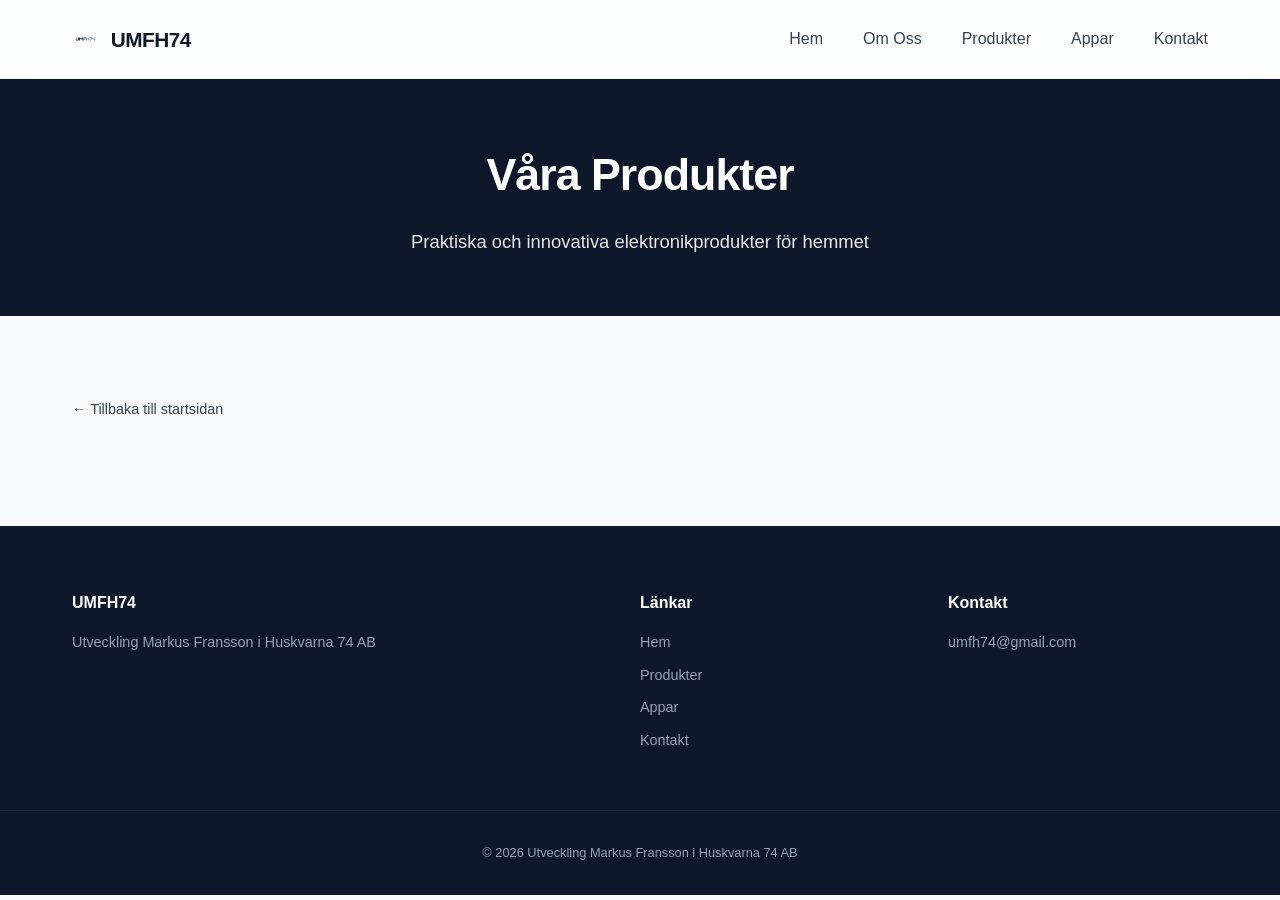
<file: produkter.html>
<!DOCTYPE html>
<html lang="sv">
<head>
    <meta charset="UTF-8">
    <meta name="viewport" content="width=device-width, initial-scale=1.0">
    <title>Produkter - UMFH74</title>
    <link rel="stylesheet" href="style.css">
</head>
<body>
    <header>
        <nav>
            <div class="logo">
                <img src="./attachments/UMFH74Logo.jpg" alt="UMFH74 Logo">
                <div class="logo-text">UMFH74</div>
            </div>
            <ul class="nav-links">
                <li><a href="index.html">Hem</a></li>
                <li><a href="index.html#om">Om Oss</a></li>
                <li><a href="produkter.html">Produkter</a></li>
                <li><a href="appar.html">Appar</a></li>
                <li><a href="kontakt.html">Kontakt</a></li>
            </ul>
        </nav>
    </header>

    <div class="hero-small">
        <div class="container">
            <h1>Våra Produkter</h1>
            <p>Praktiska och innovativa elektronikprodukter för hemmet</p>
        </div>
    </div>

    <section class="section">
        <div class="container">
            <a href="index.html" class="back-btn">← Tillbaka till startsidan</a>
            
            <div class="grid">

            </div>
        </div>
    </section>

    <footer>
        <div class="footer-content container">
            <div class="footer-col">
                <h3>UMFH74</h3>
                <p>Utveckling Markus Fransson i Huskvarna 74 AB</p>
            </div>
            <div class="footer-col">
                <h3>Länkar</h3>
                <a href="index.html">Hem</a>
                <a href="produkter.html">Produkter</a>
                <a href="appar.html">Appar</a>
                <a href="kontakt.html">Kontakt</a>
            </div>
            <div class="footer-col">
                <h3>Kontakt</h3>
                <p><a href="mailto:umfh74@gmail.com">umfh74@gmail.com</a></p>
            </div>
        </div>
        <div class="footer-bottom">
            &copy; 2026 Utveckling Markus Fransson i Huskvarna 74 AB
        </div>
    </footer>
</body>
</html>
</file>
<file: style.css>
:root {
    --primary: #0f172a;       /* Elegant mörkt marinblå */
    --accent: #2563eb;        /* Modern blå */
    --accent-hover: #1d4ed8;  
    --bg-light: #f8fafc;      /* Mjuk off-white */
    --text-main: #334155;     /* Behaglig mörkgrå text */
    --card-shadow: 0 4px 20px rgba(15, 23, 42, 0.05);
    --radius: 12px;
}

* {
    margin: 0;
    padding: 0;
    box-sizing: border-box;
}

body {
    font-family: -apple-system, BlinkMacSystemFont, "Segoe UI", Roboto, Helvetica, Arial, sans-serif;
    line-height: 1.6;
    color: var(--text-main);
    background-color: var(--bg-light);
}

header {
    background: rgba(255, 255, 255, 0.85);
    backdrop-filter: blur(12px);
    -webkit-backdrop-filter: blur(12px);
    position: sticky;
    top: 0;
    z-index: 100;
    border-bottom: 1px solid rgba(0,0,0,0.05);
}

nav {
    max-width: 1200px;
    margin: 0 auto;
    display: flex;
    justify-content: space-between;
    align-items: center;
    padding: 1.2rem 2rem;
}

.logo {
    display: flex;
    align-items: center;
    gap: 12px;
}

.logo img {
    height: 40px;
    width: auto;
    border-radius: 6px;
}

.logo-text {
    font-size: 1.3rem;
    font-weight: 700;
    color: var(--primary);
    letter-spacing: -0.5px;
}

.nav-links {
    display: flex;
    gap: 2.5rem;
    list-style: none;
}

.nav-links a {
    color: var(--text-main);
    text-decoration: none;
    font-weight: 500;
    transition: color 0.2s ease;
}

.nav-links a:hover {
    color: var(--accent);
}

.hero {
    background: linear-gradient(rgba(15, 23, 42, 0.6), rgba(15, 23, 42, 0.7)), url('./attachments/top.png') center/cover;
    color: white;
    padding: 140px 0;
    text-align: center;
}

.hero-small {
    background: var(--primary);
    color: white;
    padding: 60px 0;
    text-align: center;
}

.hero h1, .hero-small h1 {
    font-size: 2.8rem;
    font-weight: 700;
    letter-spacing: -1px;
    margin-bottom: 1rem;
}

.hero p, .hero-small p {
    font-size: 1.15rem;
    opacity: 0.9;
    max-width: 600px;
    margin: 0 auto;
}

.btn {
    display: inline-block;
    background: var(--accent);
    color: white;
    padding: 10px 24px;
    border-radius: 6px;
    text-decoration: none;
    font-weight: 500;
    transition: all 0.2s ease;
}

.btn:hover {
    background: var(--accent-hover);
}

.section {
    padding: 80px 0;
}

.container {
    max-width: 1200px;
    margin: 0 auto;
    padding: 0 2rem;
}

h2 {
    text-align: center;
    font-size: 2rem;
    margin-bottom: 3rem;
    color: var(--primary);
    letter-spacing: -0.5px;
}

.grid {
    display: grid;
    grid-template-columns: repeat(auto-fit, minmax(300px, 1fr));
    gap: 2.5rem;
}

.card, .product-card, .app-card {
    background: white;
    border-radius: var(--radius);
    overflow: hidden;
    box-shadow: var(--card-shadow);
    transition: transform 0.2s ease;
    border: 1px solid rgba(0,0,0,0.02);
    display: flex;
    flex-direction: column;
}

.card:hover, .product-card:hover, .app-card:hover {
    transform: translateY(-4px);
}

.card img, .product-card img, .app-card img {
    width: 100%;
    height: 200px;
    object-fit: cover;
}

.card-content, .product-card-content, .app-card-content {
    padding: 1.8rem;
    flex-grow: 1;
    display: flex;
    flex-direction: column;
    justify-content: space-between;
}

.card h3, .product-card h3, .app-card h3 {
    font-size: 1.25rem;
    margin-bottom: 0.6rem;
    color: var(--primary);
}

.card p, .product-card p, .app-card p {
    margin-bottom: 1.5rem;
    font-size: 0.95rem;
}

.price-tag, .platform-tag {
    margin-top: auto;
    padding-top: 1rem;
    border-top: 1px solid #f1f5f9;
    font-size: 0.9rem;
}

.about-content {
    display: grid;
    grid-template-columns: 1fr 1fr;
    gap: 4rem;
    align-items: center;
}

.contact-form {
    max-width: 550px;
    margin: 0 auto;
    background: white;
    padding: 2.5rem;
    border-radius: var(--radius);
    box-shadow: var(--card-shadow);
}

form label {
    display: block;
    margin-bottom: 0.4rem;
    font-weight: 500;
    font-size: 0.85rem;
    color: var(--primary);
}

form input, form textarea {
    width: 100%;
    padding: 10px;
    border: 1px solid #e2e8f0;
    border-radius: 6px;
    margin-bottom: 1.2rem;
    font-size: 0.95rem;
    font-family: inherit;
}

form input:focus, form textarea:focus {
    outline: none;
    border-color: var(--accent);
}

form button {
    background: var(--accent);
    color: white;
    border: none;
    padding: 12px;
    border-radius: 6px;
    font-size: 0.95rem;
    font-weight: 500;
    cursor: pointer;
    width: 100%;
    transition: background 0.2s;
}

form button:hover {
    background: var(--accent-hover);
}

.contact-info {
    display: grid;
    grid-template-columns: 1fr 1fr;
    gap: 2rem;
    margin-top: 4rem;
}

.back-btn {
    display: inline-block;
    margin-bottom: 1.5rem;
    color: var(--text-main);
    text-decoration: none;
    font-size: 0.9rem;
}

footer {
    background: var(--primary);
    color: #94a3b8;
    padding: 4rem 0 2rem;
    font-size: 0.9rem;
}

footer h3 {
    color: white;
    margin-bottom: 1rem;
    font-size: 1rem;
}

.footer-content {
    max-width: 1200px;
    margin: 0 auto;
    padding: 0 2rem;
    display: grid;
    grid-template-columns: 2fr 1fr 1fr;
    gap: 3rem;
}

.footer-col a {
    color: #94a3b8;
    text-decoration: none;
    display: block;
    margin-bottom: 0.6rem;
}

.footer-col a:hover {
    color: white;
}

.footer-bottom {
    text-align: center;
    padding-top: 2rem;
    border-top: 1px solid rgba(255,255,255,0.05);
    margin-top: 3rem;
    font-size: 0.8rem;
}

@media (max-width: 768px) {
    nav {
        flex-direction: column;
        gap: 1rem;
    }
    .nav-links {
        gap: 1.5rem;
    }
    .about-content, .contact-info, .footer-content {
        grid-template-columns: 1fr;
        gap: 2rem;
    }
}
</file>
